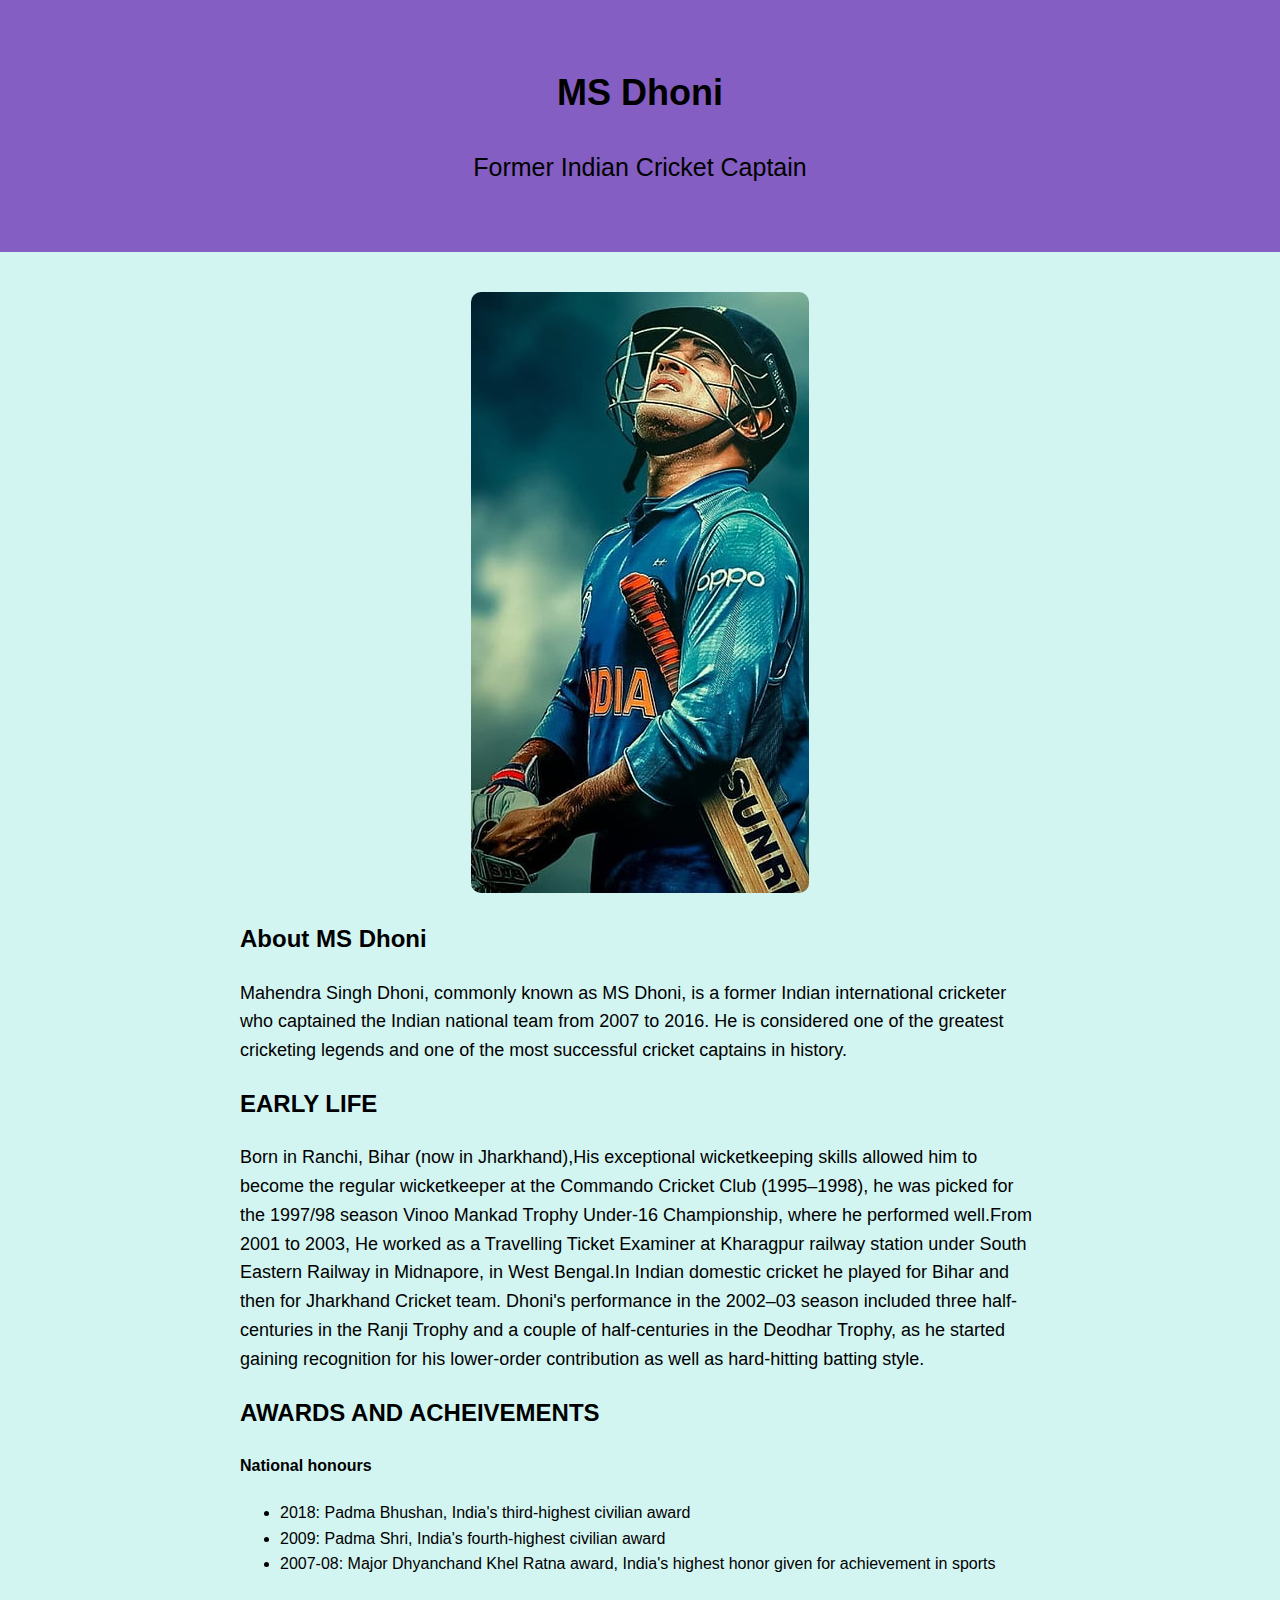
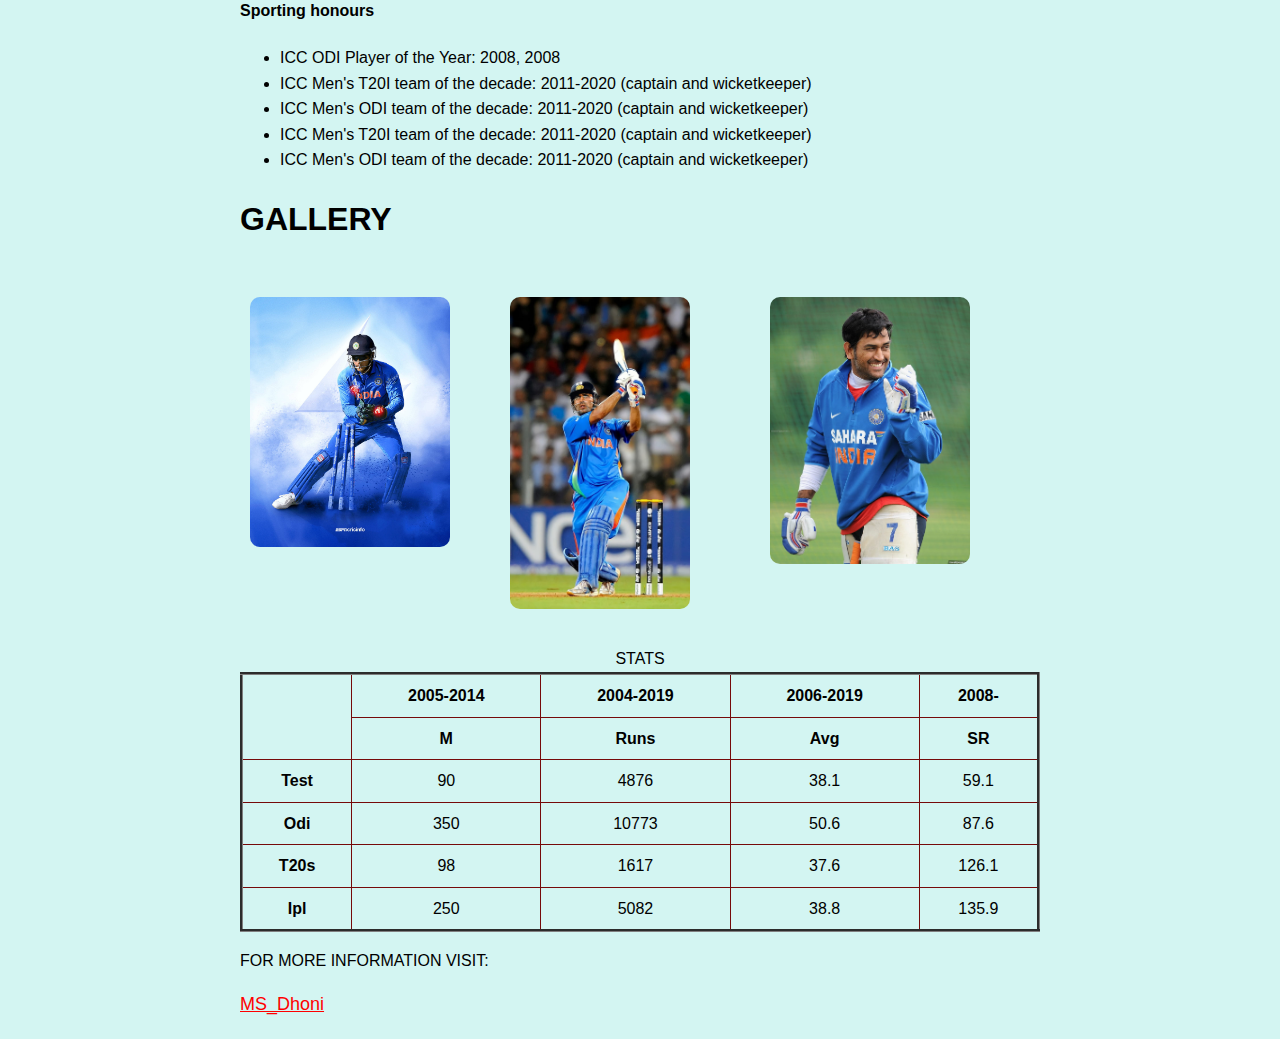
<file: Task2/index.html>
<!DOCTYPE html>
<html>
<head>
  <title>MS Dhoni Tribute</title>
  <link rel="stylesheet" href="styles.css">
</head>
<body>
  <header>
    <h1>MS Dhoni</h1>
    <p>Former Indian Cricket Captain</p>
  </header>
  <main>
    <div class="image-container">
      <img src="wall.jpg" alt="MS Dhoni">
    </div>
    <div class="content">
      <h2>About MS Dhoni</h2>
      <p>
        Mahendra Singh Dhoni, commonly known as MS Dhoni, is a former Indian international cricketer
        who captained the Indian national team from 2007 to 2016. He is considered one of the greatest
        cricketing legends and one of the most successful cricket captains in history.
      </p>
      <h2>EARLY LIFE</h2>
      <p>
        Born in Ranchi, Bihar (now in Jharkhand),His exceptional wicketkeeping skills allowed him to become the regular wicketkeeper at the Commando Cricket Club (1995–1998), he was picked for the 1997/98 season Vinoo Mankad Trophy Under-16 Championship, where he performed well.From 2001 to 2003, He worked as a Travelling Ticket Examiner at Kharagpur railway station under South Eastern Railway in Midnapore, in West Bengal.In Indian domestic cricket he played for Bihar and then for Jharkhand Cricket team. Dhoni's performance in the 2002–03 season included three half-centuries in the Ranji Trophy and a couple of half-centuries in the Deodhar Trophy, as he started gaining recognition for his lower-order contribution as well as hard-hitting batting style.
      </p>
      <h2>
        AWARDS AND ACHEIVEMENTS
      </h2>
      <h4>National honours</h4>
      <ul>
        <li>2018: Padma Bhushan, India's third-highest civilian award</li>
        <li>2009: Padma Shri, India's fourth-highest civilian award</li>
        <li>2007-08: Major Dhyanchand Khel Ratna award, India's highest honor given for achievement in sports</li>
      </ul>
      <h4>Sporting honours</h4>
      <ul>
        <li>ICC ODI Player of the Year: 2008, 2008</li>
        <li>ICC Men's T20I team of the decade: 2011-2020 (captain and wicketkeeper)</li>
        <li>ICC Men's ODI team of the decade: 2011-2020 (captain and wicketkeeper)</li>
        <li>ICC Men's T20I team of the decade: 2011-2020 (captain and wicketkeeper)</li>
        <li>ICC Men's ODI team of the decade: 2011-2020 (captain and wicketkeeper)</li>
      </ul>
    </div>
    <h1>GALLERY</h1>
    <div class="gallery">
        <img src="msd.jpg" alt="msd" height="100" width="200">
    </div>
    <div class="gallery">
        <img src="msd2.jpg" alt="msd" height="50" width="180">
    </div>
    <div class="gallery">
        <img src="msd3.jpg" alt="msd" height="100" width="200">
    </div>
    &nbsp;
    &nbsp;
    &nbsp;
  <table>
    <table border = "3" width = "200%">
        <caption style="color: black;">STATS</caption>
    <tr>
        <th rowspan="2"></th>
        <th>2005-2014</th>
        <th>2004-2019</th>
        <th>2006-2019</th>
        <th>2008-</th>
      </tr>
    <tr>
      <th>M</th>
      <th>Runs</th>
      <th>Avg</th>
      <th>SR</th>
    </tr>
    <tr>
      <th>Test</th>
      <td>90</td>
      <td>4876</td>
      <td>38.1</td>
      <td>59.1</td>
    </tr>
    <tr>
      <th>Odi</th>
      <td>350</td>
      <td>10773</td>
      <td>50.6</td>
      <td>87.6</td>
    </tr>
    <tr>
      <th>T20s</th>
      <td>98</td>
      <td>1617</td>
      <td>37.6</td>
      <td>126.1</td>
    </tr>
    <tr>
      <th>Ipl</th>
      <td>250</td>
      <td>5082</td>
      <td>38.8</td>
      <td>135.9</td>
    </tr>
  </table>
  <div>
    <p>FOR MORE INFORMATION VISIT:</p>
    <a href="https://en.wikipedia.org/wiki/MS_Dhoni">MS_Dhoni</a>
  </div>
  </main>
</body>
</html>
</file>
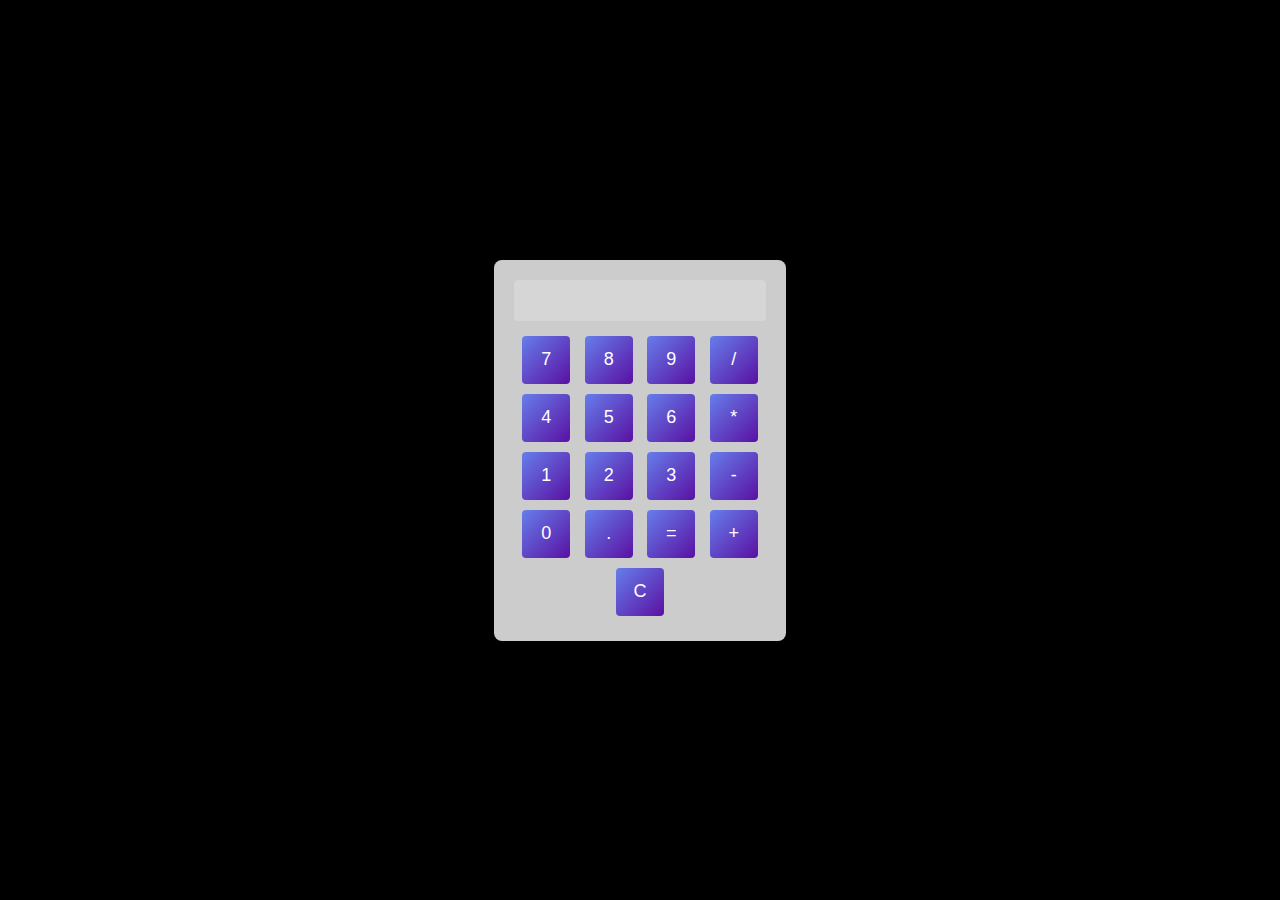
<file: Task1/Oasis 1.html>
<!DOCTYPE html>
<html lang="en">
<head>
  <meta charset="UTF-8">
  <meta name="viewport" content="width=device-width, initial-scale=1.0">
  <title>Stylish Calculator</title>
  <style>
    body {
      font-family: 'Arial', sans-serif;
      background-color: black;
      color: #fff;
      display: flex;
      justify-content: center;
      align-items: center;
      height: 100vh;
      margin: 0;
    }
    #calculator {
      background-color: rgba(255, 255, 255, 0.8);
      border-radius: 8px;
      box-shadow: 0 0 20px rgba(0, 0, 0, 0.2);
      padding: 20px;
      text-align: center;
    }
    input {
      width: calc(100% - 20px);
      padding: 10px;
      margin-bottom: 10px;
      border: none;
      border-radius: 4px;
      font-size: 18px;
    }
    button {
      width: 48px;
      height: 48px;
      margin: 5px;
      font-size: 18px;
      cursor: pointer;
      border: none;
      border-radius: 4px;
      background: linear-gradient(135deg, #667eea, #5a10a3);
      color: #fff;
    }
    button:active {
      transform: scale(0.95);
    }
  </style>
</head>
<body>
  
  <div id="calculator">
    <input type="text" id="display" disabled>
    <br>
    <button onclick="appendToDisplay('7')">7</button>
    <button onclick="appendToDisplay('8')">8</button>
    <button onclick="appendToDisplay('9')">9</button>
    <button onclick="appendToDisplay('/')">/</button>
    <br>
    <button onclick="appendToDisplay('4')">4</button>
    <button onclick="appendToDisplay('5')">5</button>
    <button onclick="appendToDisplay('6')">6</button>
    <button onclick="appendToDisplay('*')">*</button>
    <br>
    <button onclick="appendToDisplay('1')">1</button>
    <button onclick="appendToDisplay('2')">2</button>
    <button onclick="appendToDisplay('3')">3</button>
    <button onclick="appendToDisplay('-')">-</button>
    <br>
    <button onclick="appendToDisplay('0')">0</button>
    <button onclick="appendToDisplay('.')">.</button>
    <button onclick="calculate()">=</button>
    <button onclick="appendToDisplay('+')">+</button>
    <br>
    <button onclick="clearDisplay()">C</button>
  </div>

  <script>
    function appendToDisplay(value) {
      document.getElementById('display').value += value;
    }

    function calculate() {
      try {
        document.getElementById('display').value = eval(document.getElementById('display').value);
      } catch (error) {
        document.getElementById('display').value = 'Error';
      }
    }

    function clearDisplay() {
      document.getElementById('display').value = '';
    }
  </script>
</body>
</html>
</file>
<file: Task2/styles.css>
body {
    font-family: Arial, sans-serif;
    line-height: 1.6;
    margin: 0;
    padding: 0;
    background-color: rgba(55, 209, 196, 0.219);
  }
  
  header {
    text-align: center;
    background-color:#845EC2;
    color: rgb(red, green, blue);
    padding: 40px;
    font-size: 25px;
  }
  
  header h1 {
    font-size: 36px;
  }
  
  .image-container {
    text-align: center;
  }
  
  img {
    max-width: 100%;
    height: auto;
    border-radius: 10px;
    margin-top: 20px;
  }
  
  main {
    max-width: 800px;
    margin: 0 auto;
    padding: 20px;
  }
  
  .content h2 {
    font-size: 24px;
    margin-top: 20px;
  }
  
  .content p {
    font-size: 18px;
  }
  
  .gallery {
    float: left;
    width: 30%;
    padding: 10px;
  }
  table {
    border-collapse: collapse;
    width: 100%;
    margin-top: 20px;
  }
  
  th, td {
    border: 1px solid #750a0a;
    padding: 8px;
    text-align: center;
  }
  
a {
    color:red;
    align-content: center;
    font-size: large;
}
</file>
